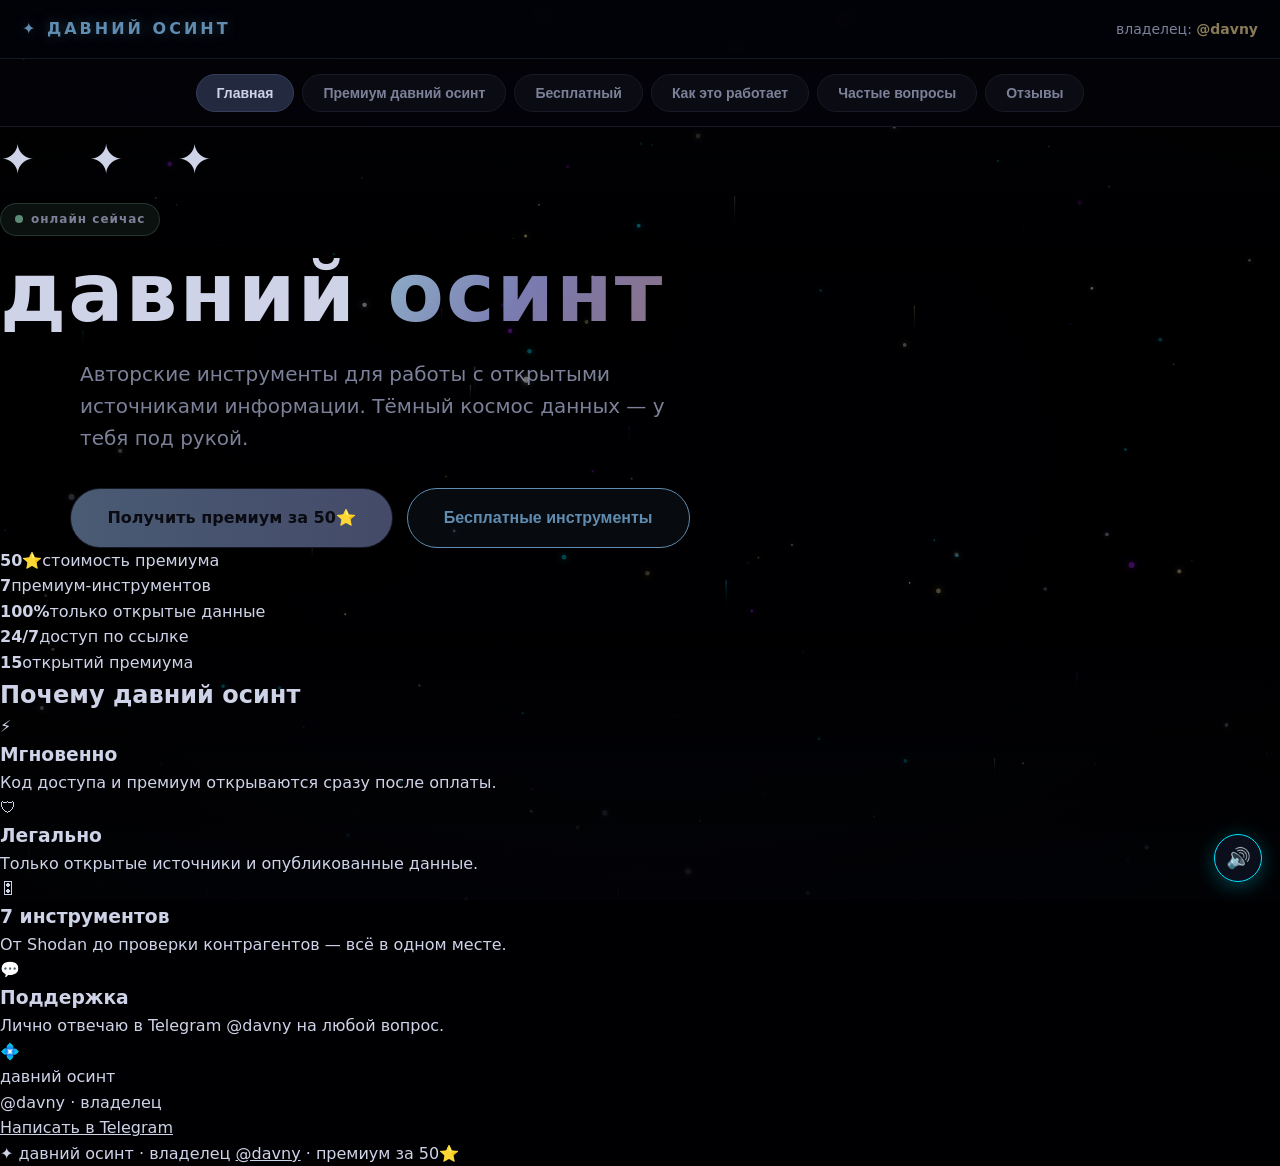
<file: index.html>
<!DOCTYPE html>
<html lang="ru">
<head>
  <meta charset="UTF-8">
  <meta name="viewport" content="width=device-width, initial-scale=1.0">
  <title>давний осинт — премиум OSINT за 50⭐</title>
  <meta name="description" content="давний осинт — авторские инструменты OSINT по открытым источникам. Владелец @davny. Премиум за 50 звёзд.">
  <link rel="stylesheet" href="style.css">
</head>
<body>

  <canvas id="stars"></canvas>
  <div class="vignette"></div>

  <nav class="topbar">
    <span class="brand">✦ ДАВНИЙ ОСИНТ</span>
    <span class="owner">владелец: <a href="https://t.me/davny">@davny</a></span>
  </nav>

  <!-- Навигация по вкладкам -->
  <nav class="tabs">
    <button class="tab active" data-tab="home">Главная</button>
    <button class="tab" data-tab="premium">Премиум давний осинт</button>
    <button class="tab" data-tab="free">Бесплатный</button>
    <button class="tab" data-tab="how">Как это работает</button>
    <button class="tab" data-tab="faq">Частые вопросы</button>
    <button class="tab" data-tab="reviews">Отзывы</button>
  </nav>

  <!-- Вкладка: Главная -->
  <section class="tab-page active" id="page-home">
    <header class="hero">
      <div class="hero-inner">
        <p class="logo">✦ ✦ ✦</p>
        <div class="online-badge"><span class="dot"></span> онлайн сейчас</div>
        <h1>давний <span class="grad">осинт</span></h1>
        <p class="sub">Авторские инструменты для работы с открытыми источниками информации. Тёмный космос данных — у тебя под рукой.</p>
        <div class="hero-btns">
          <a class="cta" href="https://t.me/davny?text=%D0%9F%D1%80%D0%B8%D0%B2%D0%B5%D1%82%2C%20%D1%85%D0%BE%D1%87%D1%83%20%D0%BA%D1%83%D0%BF%D0%B8%D1%82%D1%8C%20%D0%BF%D1%80%D0%B5%D0%BC%D0%B8%D1%83%D0%BC" target="_blank" rel="noopener">Получить премиум за 50⭐</a>
          <button class="cta ghost" data-goto="free">Бесплатные инструменты</button>
        </div>
      </div>
    </header>

    <section class="stats">
      <div class="stat"><b>50⭐</b><span>стоимость премиума</span></div>
      <div class="stat"><b>7</b><span>премиум-инструментов</span></div>
      <div class="stat"><b>100%</b><span>только открытые данные</span></div>
      <div class="stat"><b>24/7</b><span>доступ по ссылке</span></div>
      <div class="stat"><b><span id="open-count">0</span></b><span>открытий премиума</span></div>
    </section>

    <!-- Почему мы -->
    <section class="why fade">
      <h2>Почему давний осинт</h2>
      <div class="cards">
        <div class="card">
          <div class="icon">⚡</div>
          <h3>Мгновенно</h3>
          <p>Код доступа и премиум открываются сразу после оплаты.</p>
        </div>
        <div class="card">
          <div class="icon">🛡</div>
          <h3>Легально</h3>
          <p>Только открытые источники и опубликованные данные.</p>
        </div>
        <div class="card">
          <div class="icon">🎛</div>
          <h3>7 инструментов</h3>
          <p>От Shodan до проверки контрагентов — всё в одном месте.</p>
        </div>
        <div class="card">
          <div class="icon">💬</div>
          <h3>Поддержка</h3>
          <p>Лично отвечаю в Telegram @davny на любой вопрос.</p>
        </div>
      </div>
    </section>

    <!-- Telegram-эмбед -->
    <section class="tg fade">
      <div class="tg-card">
        <div class="tg-ava">💠</div>
        <div class="tg-info">
          <div class="tg-name">давний осинт</div>
          <div class="tg-user">@davny · владелец</div>
        </div>
        <a class="pay-btn" href="https://t.me/davny?text=%D0%9F%D1%80%D0%B8%D0%B2%D0%B5%D1%82%2C%20%D1%85%D0%BE%D1%87%D1%83%20%D0%BA%D1%83%D0%BF%D0%B8%D1%82%D1%8C%20%D0%BF%D1%80%D0%B5%D0%BC%D0%B8%D1%83%D0%BC" target="_blank" rel="noopener">Написать в Telegram</a>
      </div>
    </section>
  </section>

  <!-- Вкладка: Премиум -->
  <section class="tab-page" id="page-premium">
  <section class="premium" id="premium">
    <div class="locked" id="locked">
      <div class="lock-icon">🔒</div>
      <h2>Купить премиум · давний осинт</h2>
      <p class="section-sub">Открой закрытый набор инструментов — выбери свой уровень</p>

      <div class="plans">
        <button class="plan" data-plan="15">
          <span class="plan-name">Старт</span>
          <span class="plan-price">15⭐</span>
          <span class="plan-desc">3 инструмента</span>
        </button>
        <button class="plan active" data-plan="30">
          <span class="plan-name">Стандарт</span>
          <span class="plan-price">30⭐</span>
          <span class="plan-desc">5 инструментов</span>
        </button>
        <button class="plan hit" data-plan="50">
          <span class="plan-name">Топ</span>
          <span class="plan-price">50⭐</span>
          <span class="plan-desc">все 7 инструментов</span>
        </button>
      </div>
      <p class="hint">Сейчас выбран тариф: <b id="plan-label">Топ · 50⭐</b></p>

      <button class="pay-btn" id="buy-btn" type="button">Купить премиум · <span id="buy-label">50⭐</span></button>
      <p class="hint" id="buy-hint">Нажми, чтобы увидеть, как получить доступ</p>

      <div id="buy-steps" style="display:none">
        <ol class="buy-steps">
          <li>Напиши владельцу <a href="https://t.me/davny">@davny</a> и оплати выбранные звёзды.</li>
          <li>Получи код доступа у владельца.</li>
          <li>Введи код ниже — премиум откроется.</li>
        </ol>
        <div class="pay-row">
          <a class="pay-btn" href="https://t.me/davny?text=%D0%9F%D1%80%D0%B8%D0%B2%D0%B5%D1%82%2C%20%D1%85%D0%BE%D1%87%D1%83%20%D0%BA%D1%83%D0%BF%D0%B8%D1%82%D1%8C%20%D0%BF%D1%80%D0%B5%D0%BC%D0%B8%D1%83%D0%BC" target="_blank" rel="noopener">Оплатить · @davny</a>
        </div>
        <form id="code-form" onsubmit="event.preventDefault(); tryCode();">
          <input id="code-input" type="text" placeholder="Введите код доступа" autocomplete="off">
          <button id="code-btn" type="submit">Открыть</button>
        </form>
        <p id="code-msg" class="hint" style="margin-top:10px"></p>
      </div>
    </div>

    <div class="premium-content" id="premium-content" style="display:none">
      <h2>Премиум «давний осинт»</h2>
      <p class="section-sub">Ваш доступ активирован ✦</p>
      <div class="cards">
        <div class="card badge-tag">
          <span class="mini-badge hot">🔥 Топ</span>
          <div class="icon">🛰</div>
          <h3>Shodan — про</h3>
          <p>Детальный поиск открытых устройств и сервисов в интернете.</p>
          <a class="link" href="https://www.shodan.io/">shodan.io</a>
        </div>
        <div class="card">
          <div class="icon">🧩</div>
          <h3>Sherlock CLI</h3>
          <p>Массовая проверка ника по сотням площадок из терминала.</p>
          <a class="link" href="https://github.com/sherlock-project/sherlock">sherlock</a>
        </div>
        <div class="card">
          <div class="icon">📡</div>
          <h3>crt.sh — субдомены</h3>
          <p>Поиск субдоменов и сертификатов по Certificate Transparency.</p>
          <a class="link" href="https://crt.sh/">crt.sh</a>
        </div>
        <div class="card">
          <div class="icon">🔎</div>
          <h3>Maigret</h3>
          <p>Поиск пользователя по нику в огромном списке сайтов.</p>
          <a class="link" href="https://github.com/soxoj/maigret">maigret</a>
        </div>
        <div class="card">
          <div class="icon">🔍</div>
          <h3>Censys</h3>
          <p>Индекс интернета: сервисы, порты, инфраструктура.</p>
          <a class="link" href="https://search.censys.io/">search.censys.io</a>
        </div>
        <div class="card">
          <div class="icon">💳</div>
          <h3>Проверка контрагента</h3>
          <p>Открытые реестры и данные для проверки юрлиц и ИП.</p>
          <a class="link" href="https://egrul.nalog.ru/">egrul.nalog.ru</a>
        </div>
        <div class="card badge-tag">
          <span class="mini-badge new">✨ Новинка</span>
          <div class="icon">📓</div>
          <h3>Obsidian — второй мозг</h3>
          <p>Организация собранных данных: заметки, связи, граф источников.</p>
          <a class="link" href="https://obsidian.md/">obsidian.md</a>
        </div>
      </div>
      <div class="notice">
        <strong>Используй легально.</strong> Все инструменты работают только с публичными данными. Сбор сведений о частных лицах без согласия и во вред им запрещён (152-ФЗ РФ).
      </div>
    </div>
  </section>
  </section>

  <!-- Вкладка: Бесплатный -->
  <section class="tab-page" id="page-free">
  <section class="free" id="free">
    <h2>Бесплатный раздел</h2>
    <p class="section-sub">Открытые инструменты в подарок каждому</p>
    <div class="cards">
      <div class="card">
        <div class="icon">🕵</div>
        <h3>Поиск по нику</h3>
        <p>Проверка одного username на десятках открытых платформ.</p>
        <a class="link" href="https://whatsmyname.app/">whatsmyname.app</a>
      </div>
      <div class="card">
        <div class="icon">🌐</div>
        <h3>Обратный поиск фото</h3>
        <p>Найти, где ещё встречается картинка в открытом доступе.</p>
        <a class="link" href="https://images.google.com/">images.google.com</a>
      </div>
      <div class="card">
        <div class="icon">🛰</div>
        <h3>Проверка в утечках</h3>
        <p>Самопроверка email в публичных утечках данных.</p>
        <a class="link" href="https://haveibeenpwned.com/">haveibeenpwned.com</a>
      </div>
      <div class="card">
        <div class="icon">🗺</div>
        <h3>Архив веб-страниц</h3>
        <p>Исторические версии сайтов в интернете.</p>
        <a class="link" href="https://web.archive.org/">web.archive.org</a>
      </div>
    </div>
  </section>
  </section>

  <!-- Вкладка: Как это работает -->
  <section class="tab-page" id="page-how">
  <section class="how">
    <h2>Как это работает</h2>
    <ol>
      <li><b>Выбери премиум</b> — 50 звёзд.</li>
      <li><b>Напиши владельцу</b> <a href="https://t.me/davny">@davny</a> и оплати звёздами.</li>
      <li><b>Получи код</b> и введи его на сайте.</li>
      <li><b>Откроется</b> закрытый премиум-раздел.</li>
    </ol>
    <a class="cta" href="https://t.me/davny?text=%D0%9F%D1%80%D0%B8%D0%B2%D0%B5%D1%82%2C%20%D1%85%D0%BE%D1%87%D1%83%20%D0%BA%D1%83%D0%BF%D0%B8%D1%82%D1%8C%20%D0%BF%D1%80%D0%B5%D0%BC%D0%B8%D1%83%D0%BC" target="_blank" rel="noopener">Написать владельцу →</a>
  </section>
  </section>

  <!-- Вкладка: Частые вопросы -->
  <section class="tab-page" id="page-faq">
  <section class="faq">
    <h2>Частые вопросы</h2>
    <details>
      <summary>Что такое «давний осинт»?</summary>
      <p>Это авторский набор инструментов по OSINT — работе с открытыми источниками. Всё, что в нём, доступно легально, без взломов.</p>
    </details>
    <details>
      <summary>Зачем премиум за 50 звёзд?</summary>
      <p>Премиум открывает расширенный список инструментов и методик. Базовые инструменты доступны бесплатно.</p>
    </details>
    <details>
      <summary>Как оплатить?</summary>
      <p>Напиши владельцу <a href="https://t.me/davny">@davny</a> в Telegram и оплати 50 звёзд. В ответ получишь код доступа.</p>
    </details>
    <details>
      <summary>Это законно?</summary>
      <p>Да — описаны только публичные источники и легальные инструменты. Незаконный сбор персональных данных исключён.</p>
    </details>
  </section>
  </section>

  <!-- Вкладка: Отзывы -->
  <section class="tab-page" id="page-reviews">
  <section class="reviews-sec">
    <h2>Отзывы</h2>
    <p class="section-sub">Поделись впечатлением — твой отзыв увидит владелец</p>

    <form id="review-form" class="review-form">
      <input id="review-name" type="text" placeholder="Твоё имя" maxlength="30" required>
      <textarea id="review-text" placeholder="Напиши отзыв…" rows="3" maxlength="300" required></textarea>
      <button type="submit" class="pay-btn">Отправить отзыв →</button>
      <p id="review-msg" class="hint"></p>
    </form>

    <div class="review-list" id="review-list"></div>
  </section>
  </section>

  <footer>
    <p>✦ давний осинт · владелец <a href="https://t.me/davny">@davny</a> · премиум за 50⭐</p>
  </footer>

  <script src="stars.js"></script>
  <script src="codes.js"></script>
  <script src="reviews.js"></script>
  <script src="main.js"></script>
  <script src="sound.js"></script>
</body>
</html>
</file>
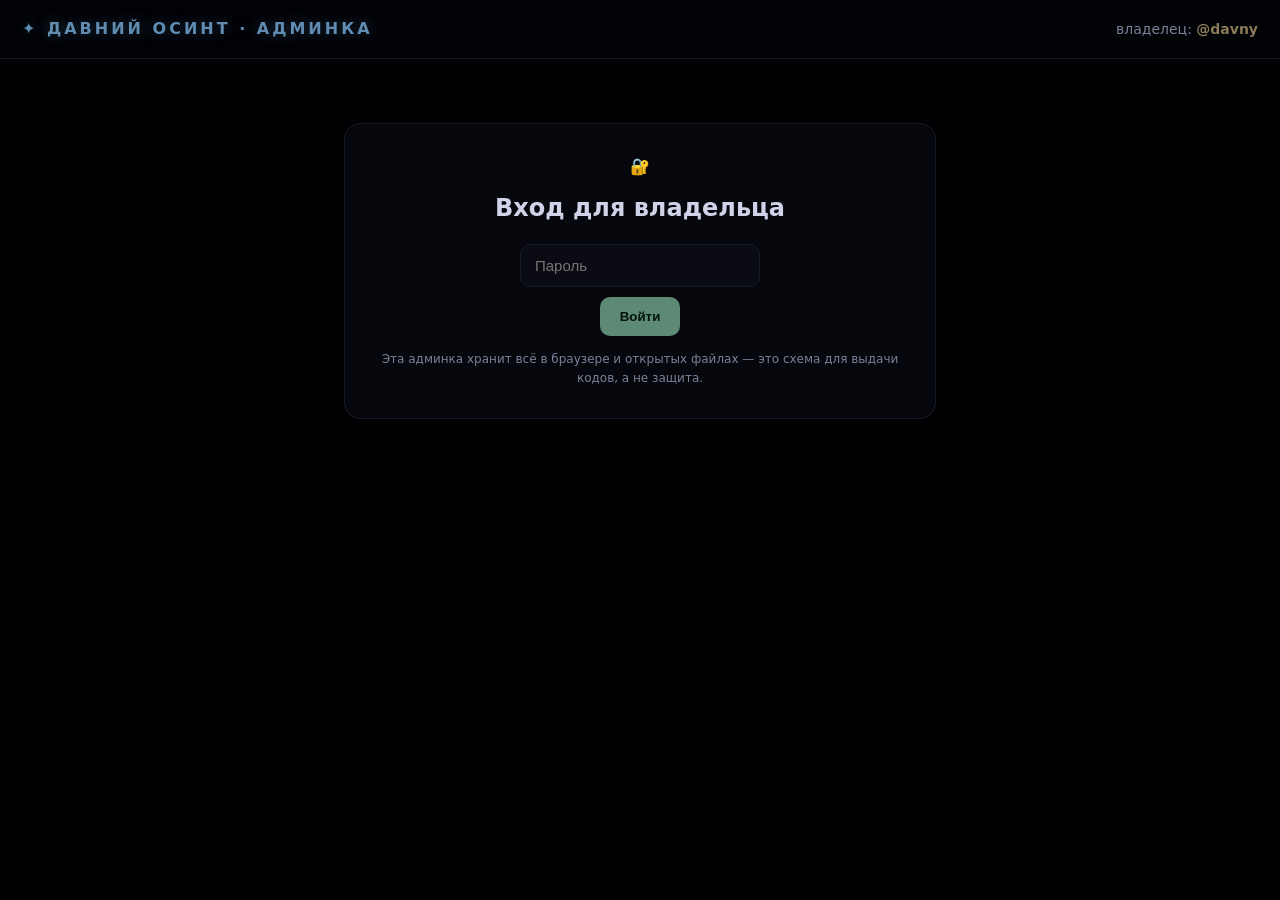
<file: admin.html>
<!DOCTYPE html>
<html lang="ru">
<head>
  <meta charset="UTF-8">
  <meta name="viewport" content="width=device-width, initial-scale=1.0">
  <title>Админка — Звёзды</title>
  <link rel="stylesheet" href="style.css">
  <style>
    .admin-wrap {
      max-width: 640px;
      margin: 40px auto;
      padding: 24px;
    }
    .panel {
      background: var(--bg2);
      border: 1px solid var(--border);
      border-radius: 16px;
      padding: 24px;
    }
    .lock-screen { text-align: center; padding: 30px 20px; }
    .lock-screen input {
      padding: 12px 14px;
      border-radius: 10px;
      border: 1px solid var(--border);
      background: var(--card);
      color: var(--text);
      font-size: 15px;
      width: 240px;
    }
    .lock-screen button, .panel button {
      padding: 12px 20px;
      border: none;
      border-radius: 10px;
      background: var(--green);
      color: #03120b;
      font-weight: 800;
      cursor: pointer;
      margin-top: 10px;
    }
    .code-list {
      list-style: none;
      margin: 16px 0;
    }
    .code-list li {
      display: flex;
      align-items: center;
      justify-content: space-between;
      background: var(--card);
      border: 1px solid var(--border);
      border-radius: 10px;
      padding: 8px 12px;
      margin-bottom: 8px;
      font-family: monospace;
    }
    .code-list button {
      background: #ff5d6d;
      color: #fff;
      margin: 0;
      padding: 6px 12px;
      font-size: 13px;
    }
    .add-row { display: flex; gap: 8px; margin-top: 14px; flex-wrap: wrap; }
    .add-row input {
      flex: 1;
      min-width: 160px;
      padding: 12px 14px;
      border-radius: 10px;
      border: 1px solid var(--border);
      background: var(--card);
      color: var(--text);
      font-size: 15px;
      text-transform: uppercase;
    }
    .msg { margin-top: 12px; font-weight: 700; }
    .msg.good { color: var(--green); }
    .msg.bad { color: #ff5d6d; }
    .back { display: inline-block; margin-top: 16px; color: var(--neon); text-decoration: none; }
    .secret { color: var(--muted); font-size: 12px; margin-top: 14px; }
  </style>
</head>
<body>

  <nav class="topbar">
    <span class="brand">✦ ДАВНИЙ ОСИНТ · АДМИНКА</span>
    <span class="owner">владелец: <a href="https://t.me/davny">@davny</a></span>
  </nav>

  <main class="admin-wrap">

    <!-- Экран входа -->
    <div class="panel lock-screen" id="lock">
      <div class="lock-icon">🔐</div>
      <h2 style="margin:10px 0 16px">Вход для владельца</h2>
      <input id="admin-pass" type="password" placeholder="Пароль" autocomplete="off">
      <br>
      <button onclick="loginAdmin()">Войти</button>
      <p id="login-msg" class="msg"></p>
      <p class="secret">Эта админка хранит всё в браузере и открытых файлах — это схема для выдачи кодов, а не защита.</p>
    </div>

    <!-- Панель управления кодами -->
    <div class="panel" id="panel" style="display:none">
      <h2 style="margin-bottom:6px">Управление кодами</h2>
      <p style="color:var(--muted);font-size:14px">Действующие коды премиум-доступа. Их вводит покупатель на сайте.</p>

      <ul class="code-list" id="code-list"></ul>

      <div class="add-row">
        <input id="new-code" type="text" placeholder="Новый код (напр. MYCODE1)" autocomplete="off">
        <button onclick="addCode()">Выдать код</button>
      </div>
      <p id="panel-msg" class="msg"></p>

      <div class="add-row">
        <button onclick="downloadCodes()" style="background:var(--neon);color:#02161d">Скачать codes.js</button>
        <button onclick="logoutAdmin()" style="background:var(--border);color:var(--text)">Выйти</button>
      </div>
      <p class="secret">
        Чтобы изменения реально появились у покупателей: скачай обновлённый <b>codes.js</b> и заново залей его в репозиторий на GitHub (замени старый файл), затем страница обновится.
      </p>
    </div>

  </main>

  <script>
    // Пароль админки. Поменяй на свой! Это открытый файл — настоящей защиты нет.
    var ADMIN_PASS = "Vanyqwqwgg6969";

    // Коды, отданные в текущей сессии (для локального отображения).
    // При загрузке берём из codes.js, который подключаем ниже.
    var sessionCodes = (typeof PREMIUM_CODES !== "undefined") ? PREMIUM_CODES.slice() : ["STAR50", "O52N7K"];

    function loginAdmin() {
      var pass = document.getElementById("admin-pass").value;
      var msg = document.getElementById("login-msg");
      if (pass === ADMIN_PASS) {
        document.getElementById("lock").style.display = "none";
        document.getElementById("panel").style.display = "block";
        renderList();
      } else {
        msg.textContent = "Неверный пароль";
        msg.className = "msg bad";
      }
    }

    function renderList() {
      var ul = document.getElementById("code-list");
      ul.innerHTML = "";
      sessionCodes.forEach(function (c) {
        var li = document.createElement("li");
        li.appendChild(document.createTextNode(c));
        var btn = document.createElement("button");
        btn.textContent = "Удалить";
        btn.onclick = (function (code) { return function () { removeCode(code); }; })(c);
        li.appendChild(btn);
        ul.appendChild(li);
      });
    }

    function addCode() {
      var inp = document.getElementById("new-code");
      var v = inp.value.trim().toUpperCase();
      var msg = document.getElementById("panel-msg");
      if (!v) { msg.textContent = "Введи код"; msg.className = "msg bad"; return; }
      if (sessionCodes.indexOf(v) === -1) sessionCodes.push(v);
      inp.value = "";
      msg.textContent = "Код добавлен. Скачай codes.js и залей в GitHub.";
      msg.className = "msg good";
      renderList();
    }

    function removeCode(code) {
      var idx = sessionCodes.indexOf(code);
      if (idx !== -1) sessionCodes.splice(idx, 1);
      renderList();
    }

    function downloadCodes() {
      var text = "// Коды премиум-доступа. Управляется через admin.html.\n// ВАЖНО: открытый статический файл — это выдача кодов, не защита.\nvar PREMIUM_CODES = " +
        JSON.stringify(sessionCodes, null, 2) + ";\n";
      var blob = new Blob([text], { type: "application/javascript" });
      var a = document.createElement("a");
      a.href = URL.createObjectURL(blob);
      a.download = "codes.js";
      a.click();
      URL.revokeObjectURL(a.href);
    }

    function logoutAdmin() {
      document.getElementById("panel").style.display = "none";
      document.getElementById("lock").style.display = "block";
      document.getElementById("admin-pass").value = "";
    }
  </script>

  <script src="codes.js"></script>
</body>
</html>
</file>
<file: style.css>
* {
  box-sizing: border-box;
  margin: 0;
  padding: 0;
}

:root {
  --bg: #000002;
  --bg2: #06070d;
  --card: #0b0c13;
  --card2: #10121c;
  --border: #171a26;
  --neon: #5f8cb0;
  --neon2: #6a5f9e;
  --pink: #7a5f6e;
  --gold: #8a7a58;
  --green: #5d8a76;
  --text: #cfd3e8;
  --muted: #7c8199;
}

html {
  scroll-behavior: smooth;
}

body {
  font-family: system-ui, "Segoe UI", Arial, sans-serif;
  background: var(--bg);
  color: var(--text);
  line-height: 1.6;
  min-height: 100vh;
  overflow-x: hidden;
}

a { color: inherit; }

#stars {
  position: fixed;
  inset: 0;
  z-index: 0;
  pointer-events: none;
}

.vignette {
  position: fixed;
  inset: 0;
  z-index: 1;
  pointer-events: none;
  background: radial-gradient(ellipse at center, transparent 45%, rgba(0,0,0,0.55) 100%),
    linear-gradient(180deg, rgba(3,4,10,0.6), transparent 30%, transparent 70%, rgba(3,4,10,0.85));
}

.topbar, header, section, footer { position: relative; z-index: 2; }

/* ---------- TOPBAR ---------- */
.topbar {
  display: flex;
  justify-content: space-between;
  align-items: center;
  padding: 16px 22px;
  border-bottom: 1px solid var(--border);
  background: rgba(3,4,10,0.65);
  backdrop-filter: blur(8px);
  position: sticky;
  top: 0;
  z-index: 20;
}

.brand {
  font-weight: 800;
  letter-spacing: 3px;
  color: var(--neon);
  text-shadow: 0 0 14px rgba(95,140,176,0.4);
}

.owner { color: var(--muted); font-size: 14px; }
.owner a { color: var(--gold); text-decoration: none; font-weight: 700; }
.owner a:hover { text-decoration: underline; }

/* ---------- TABS ---------- */
.tabs {
  position: sticky;
  top: 60px;
  z-index: 10;
  display: flex;
  justify-content: center;
  flex-wrap: wrap;
  gap: 8px;
  padding: 14px 12px;
  background: rgba(3,4,10,0.7);
  backdrop-filter: blur(8px);
  border-bottom: 1px solid var(--border);
}

.tab {
  padding: 10px 20px;
  border-radius: 999px;
  border: 1px solid var(--border);
  background: var(--card);
  color: var(--muted);
  font-size: 14px;
  font-weight: 600;
  cursor: pointer;
  transition: color 0.15s, border-color 0.15s, background 0.15s;
}

.tab:hover { color: var(--text); border-color: var(--neon); }

.tab.active {
  color: #cdd2ea;
  background: #232a40;
  border-color: #343d5a;
  font-weight: 800;
}

.tab-page { display: none; }
.tab-page.active { display: block; }

/* ---------- HERO ---------- */
.hero {
.hero {
  min-height: 88vh;
  display: flex;
  align-items: center;
  justify-content: center;
  text-align: center;
  padding: 40px 20px;
}

.hero-inner { max-width: 760px; }

.logo {
  font-size: 42px;
  letter-spacing: 20px;
  margin-bottom: 10px;
  animation: twinkle 3s ease-in-out infinite;
}

h1 {
  font-size: clamp(44px, 8vw, 82px);
  line-height: 1.05;
  font-weight: 900;
  letter-spacing: 2px;
}

h1 .grad {
  background: linear-gradient(120deg, #8fb0c9, #7a7bb0, #8a7086);
  -webkit-background-clip: text;
  background-clip: text;
  -webkit-text-fill-color: transparent;
  filter: drop-shadow(0 0 18px rgba(0,0,0,0.4));
}

.sub {
  color: var(--muted);
  font-size: clamp(16px, 2.5vw, 20px);
  max-width: 600px;
  margin: 22px auto 0;
}

.hero-btns {
  margin-top: 34px;
  display: flex;
  gap: 14px;
  justify-content: center;
  flex-wrap: wrap;
}

/* ---------- CTA ---------- */
.cta {
  display: inline-block;
  padding: 16px 36px;
  font-weight: 800;
  font-size: 16px;
  color: #0a0b12;
  background: linear-gradient(90deg, #4a5b74, #3e3a5c);
  background-size: 200% 100%;
  border-radius: 999px;
  text-decoration: none;
  animation: grad 5s ease infinite;
  box-shadow: 0 8px 30px rgba(0,0,0,0.5);
  transition: transform 0.18s, filter 0.18s;
  border: 1px solid var(--border);
}

.cta:hover { transform: translateY(-3px); filter: brightness(1.12); }

.cta.ghost {
  background: rgba(95,140,176,0.07);
  border: 1px solid var(--neon);
  color: var(--neon);
  animation: none;
  box-shadow: none;
}

.cta.ghost:hover { background: var(--neon); color: #03040a; }

/* ---------- STATS ---------- */
.why, .tg, .reviews {
  max-width: 1000px;
  margin: 0 auto;
  padding: 40px 20px;
  text-align: center;
}

.why h2, .reviews h2 {
  margin-bottom: 26px;
}

.fade {
  opacity: 0;
  transform: translateY(24px);
  transition: opacity 0.7s ease, transform 0.7s ease;
}

.fade.in { opacity: 1; transform: none; }

.stats {
  max-width: 1000px;
  margin: 0 auto;
  padding: 20px 20px 40px;
  display: grid;
  grid-template-columns: repeat(auto-fit, minmax(160px, 1fr));
  gap: 16px;
  text-align: center;
}

.stat {
  background: linear-gradient(160deg, var(--card2), var(--card));
  border: 1px solid var(--border);
  border-radius: 16px;
  padding: 22px;
}

.stat b {
  display: block;
  font-size: 34px;
  font-weight: 900;
  color: var(--text);
  filter: none;
}

.stat span { color: var(--muted); font-size: 13px; }

/* ---------- SECTIONS ---------- */
.free, .premium, .how, .faq {
  max-width: 1000px;
  margin: 0 auto;
  padding: 60px 20px;
  text-align: center;
}

h2 {
  font-size: clamp(28px, 4vw, 40px);
  font-weight: 900;
}

.section-sub { color: var(--muted); margin: 12px 0 36px; }

.cards {
  display: grid;
  grid-template-columns: repeat(auto-fit, minmax(240px, 1fr));
  gap: 18px;
  text-align: left;
}

.card {
  background: linear-gradient(160deg, var(--card2), var(--card));
  border: 1px solid var(--border);
  border-radius: 16px;
  padding: 22px;
  transition: transform 0.18s, border-color 0.18s, box-shadow 0.18s;
}

.card:hover {
  transform: translateY(-5px);
  border-color: var(--neon);
  box-shadow: 0 12px 34px rgba(95,140,176,0.12);
}

.card .icon { font-size: 30px; margin-bottom: 8px; }
.card h3 { margin-bottom: 6px; font-size: 17px; }
.card p { color: var(--muted); font-size: 14px; margin-bottom: 12px; }
.card .link { color: var(--green); text-decoration: none; font-size: 13px; word-break: break-all; }
.card .link:hover { text-decoration: underline; }

/* ---------- PREMIUM ---------- */
.premium { padding-bottom: 80px; }

.locked {
  max-width: 640px;
  margin: 0 auto;
  border: 2px dashed var(--neon2);
  background: var(--bg2);
  border-radius: 20px;
  padding: 36px 26px;
  box-shadow: 0 0 48px rgba(106,95,158,0.12) inset;
}

.lock-icon { font-size: 40px; margin-bottom: 10px; }

.pay-btn {
  display: inline-block;
  padding: 15px 32px;
  font-weight: 800;
  font-size: 16px;
  color: #0a0b12;
  background: linear-gradient(90deg, #4a5b74, #3e3a5c);
  border: 1px solid var(--border);
  border-radius: 999px;
  text-decoration: none;
  cursor: pointer;
  box-shadow: 0 6px 22px rgba(0,0,0,0.5);
  transition: transform 0.18s, filter 0.18s;
}

.pay-btn:hover { transform: translateY(-3px); filter: brightness(1.1); }

.hint { font-size: 13px; color: var(--muted); margin-top: 12px; }

.buy-steps {
  list-style: none;
  text-align: left;
  margin: 22px auto 18px;
  max-width: 520px;
  counter-reset: step;
}
.buy-steps li {
  counter-increment: step;
  position: relative;
  padding: 8px 0 8px 44px;
  color: var(--muted);
  font-size: 15px;
}
.buy-steps li::before {
  content: counter(step);
  position: absolute;
  left: 0;
  top: 8px;
  width: 30px;
  height: 30px;
  display: grid;
  place-items: center;
  border-radius: 50%;
  background: rgba(95,140,176,0.1);
  border: 1px solid var(--neon);
  color: var(--neon);
  font-weight: 800;
  font-size: 14px;
}
.buy-steps a { color: var(--gold); text-decoration: none; font-weight: 700; }
.buy-steps a:hover { text-decoration: underline; }

.pay-row { margin: 6px 0 16px; }

#code-form { margin-top: 10px; }
#code-input {
  padding: 12px 14px;
  border-radius: 10px;
  border: 1px solid var(--border);
  background: var(--card);
  color: var(--text);
  font-size: 15px;
  width: 240px;
}
#code-btn {
  padding: 13px 22px;
  border: none;
  border-radius: 10px;
  background: var(--green);
  color: #03120b;
  font-weight: 800;
  cursor: pointer;
  margin-left: 6px;
}

.notice {
  max-width: 640px;
  margin: 24px auto 0;
  border: 1px solid var(--border);
  border-left: 3px solid var(--green);
  background: var(--bg2);
  border-radius: 10px;
  padding: 14px 16px;
  color: var(--muted);
  font-size: 14px;
  text-align: left;
}
.notice strong { color: var(--text); }

/* ---------- HOW ---------- */
.how {
  background: linear-gradient(160deg, var(--bg2), var(--card));
  border: 1px solid var(--border);
  border-radius: 22px;
  margin-bottom: 40px;
  position: relative;
  overflow: hidden;
}

.how ol { list-style: none; margin: 28px auto 26px; counter-reset: step; max-width: 560px; text-align: left; }
.how li {
  counter-increment: step;
  position: relative;
  padding: 12px 0 12px 52px;
  color: var(--muted);
}
.how li::before {
  content: counter(step);
  position: absolute;
  left: 0;
  top: 12px;
  width: 34px;
  height: 34px;
  display: grid;
  place-items: center;
  border-radius: 50%;
  background: rgba(95,140,176,0.1);
  border: 1px solid var(--neon);
  color: var(--neon);
  font-weight: 800;
  box-shadow: 0 0 16px rgba(95,140,176,0.2);
}
.how a { color: var(--neon); }

/* ---------- FAQ ---------- */
.faq { max-width: 720px; padding-top: 20px; }

details {
  background: var(--card);
  border: 1px solid var(--border);
  border-radius: 12px;
  padding: 16px 20px;
  margin-bottom: 10px;
  text-align: left;
  transition: border-color 0.15s;
}
details:hover { border-color: var(--neon); }

summary {
  font-weight: 700;
  cursor: pointer;
  font-size: 16px;
  color: var(--text);
}

details p {
  color: var(--muted);
  font-size: 15px;
  margin-top: 12px;
}

details a { color: var(--gold); text-decoration: none; }
details a:hover { text-decoration: underline; }

/* ---------- FOOTER ---------- */
footer {
  border-top: 1px solid var(--border);
  text-align: center;
  padding: 30px 20px;
  color: var(--muted);
  font-size: 14px;
}
footer a { color: var(--gold); text-decoration: none; font-weight: 700; }

/* ---------- ANIM ---------- */
@keyframes twinkle { 0%,100% { opacity:1; } 50% { opacity:0.4; } }
@keyframes grad { 0%,100% { background-position:0% 50%; } 50% { background-position:100% 50%; } }

/* ---------- REVIEWS TAB ---------- */
.reviews-sec {
  max-width: 640px;
  margin: 0 auto;
  padding: 60px 20px;
  text-align: center;
}

.review-form {
  display: flex;
  flex-direction: column;
  gap: 12px;
  background: linear-gradient(160deg, var(--card2), var(--card));
  border: 1px solid var(--border);
  border-radius: 16px;
  padding: 22px;
  margin-bottom: 30px;
  text-align: left;
}

.review-form input,
.review-form textarea {
  width: 100%;
  padding: 12px 14px;
  border-radius: 10px;
  border: 1px solid var(--border);
  background: var(--bg2);
  color: var(--text);
  font-size: 15px;
  font-family: inherit;
  resize: vertical;
}

.review-form input:focus,
.review-form textarea:focus {
  outline: none;
  border-color: var(--neon);
}

.review-form .pay-btn { width: max-content; }

.review-list {
  display: grid;
  grid-template-columns: repeat(auto-fit, minmax(240px, 1fr));
  gap: 16px;
  text-align: left;
}

.review-card.list-item {
  background: linear-gradient(160deg, var(--card2), var(--card));
  border: 1px solid var(--border);
  border-radius: 16px;
  padding: 20px;
}

.review-card p { color: var(--muted); font-size: 14px; margin-bottom: 10px; }

/* ---------- ONLINE BADGE ---------- */
.online-badge {
  display: inline-flex;
  align-items: center;
  gap: 8px;
  font-size: 12px;
  font-weight: 700;
  letter-spacing: 1px;
  color: var(--muted);
  background: rgba(93,138,118,0.12);
  border: 1px solid rgba(93,138,118,0.3);
  border-radius: 999px;
  padding: 6px 14px;
  margin-bottom: 14px;
}

.online-badge .dot {
  width: 8px;
  height: 8px;
  border-radius: 50%;
  background: var(--green);
  animation: blink 1.5s ease-in-out infinite;
}

@keyframes blink { 0%,100% { opacity: 1; } 50% { opacity: 0.3; } }

/* ---------- PLANS ---------- */
.plans {
  display: grid;
  grid-template-columns: repeat(auto-fit, minmax(140px, 1fr));
  gap: 12px;
  max-width: 560px;
  margin: 20px auto;
}

.plan {
  background: var(--card);
  border: 1px solid var(--border);
  border-radius: 14px;
  padding: 16px 12px;
  cursor: pointer;
  transition: border-color 0.15s, background 0.15s, transform 0.15s;
  color: var(--text);
  position: relative;
}

.plan:hover { border-color: var(--neon); transform: translateY(-2px); }

.plan.active {
  border-color: var(--neon);
  background: rgba(95,140,176,0.12);
}

.plan.hit::after {
  content: "ХИТ";
  position: absolute;
  top: -8px;
  right: 8px;
  font-size: 10px;
  font-weight: 800;
  padding: 2px 8px;
  border-radius: 999px;
  background: rgba(138,95,95,0.25);
  color: #d99a9a;
  border: 1px solid #8a5f5f;
}

.plan-name { display: block; font-weight: 700; font-size: 14px; }
.plan-price { display: block; font-size: 24px; font-weight: 900; color: var(--text); margin: 4px 0; }
.plan-desc { display: block; font-size: 12px; color: var(--muted); }
.tg-card {
  display: flex;
  align-items: center;
  gap: 16px;
  max-width: 560px;
  margin: 0 auto;
  background: linear-gradient(160deg, var(--card2), var(--card));
  border: 1px solid var(--border);
  border-radius: 16px;
  padding: 20px 22px;
  text-align: left;
  flex-wrap: wrap;
}

.tg-ava {
  font-size: 40px;
  width: 54px;
  height: 54px;
  display: grid;
  place-items: center;
  border-radius: 50%;
  background: rgba(95,140,176,0.15);
  border: 1px solid var(--border);
  flex-shrink: 0;
}

.tg-info { flex: 1; min-width: 120px; }
.tg-name { font-weight: 800; font-size: 17px; }
.tg-user { color: var(--muted); font-size: 13px; }

/* ---------- REVIEWS ---------- */
.review-card {
  background: linear-gradient(160deg, var(--card2), var(--card));
  border: 1px solid var(--border);
  border-radius: 16px;
  padding: 22px;
  text-align: left;
}

.stars { color: var(--gold); font-size: 14px; margin-bottom: 8px; }
.review-card p { color: var(--muted); font-size: 14px; margin-bottom: 10px; }
.rev-author { color: var(--text); font-weight: 700; font-size: 13px; }

/* ---------- MINI BADGES ---------- */
.badge-tag { position: relative; }
.mini-badge {
  position: absolute;
  top: 12px;
  right: 12px;
  font-size: 11px;
  font-weight: 800;
  letter-spacing: 0.5px;
  padding: 4px 10px;
  border-radius: 999px;
}
.mini-badge.hot { background: rgba(138,95,95,0.25); color: #d99a9a; border: 1px solid #8a5f5f; }
.mini-badge.new { background: rgba(93,138,118,0.25); color: #9ad4ba; border: 1px solid var(--green); }

@media (max-width: 560px) {
  .topbar { flex-direction: column; gap: 6px; }
  .cards { grid-template-columns: 1fr; }
  .hero-btns { flex-direction: column; }
}
</file>
